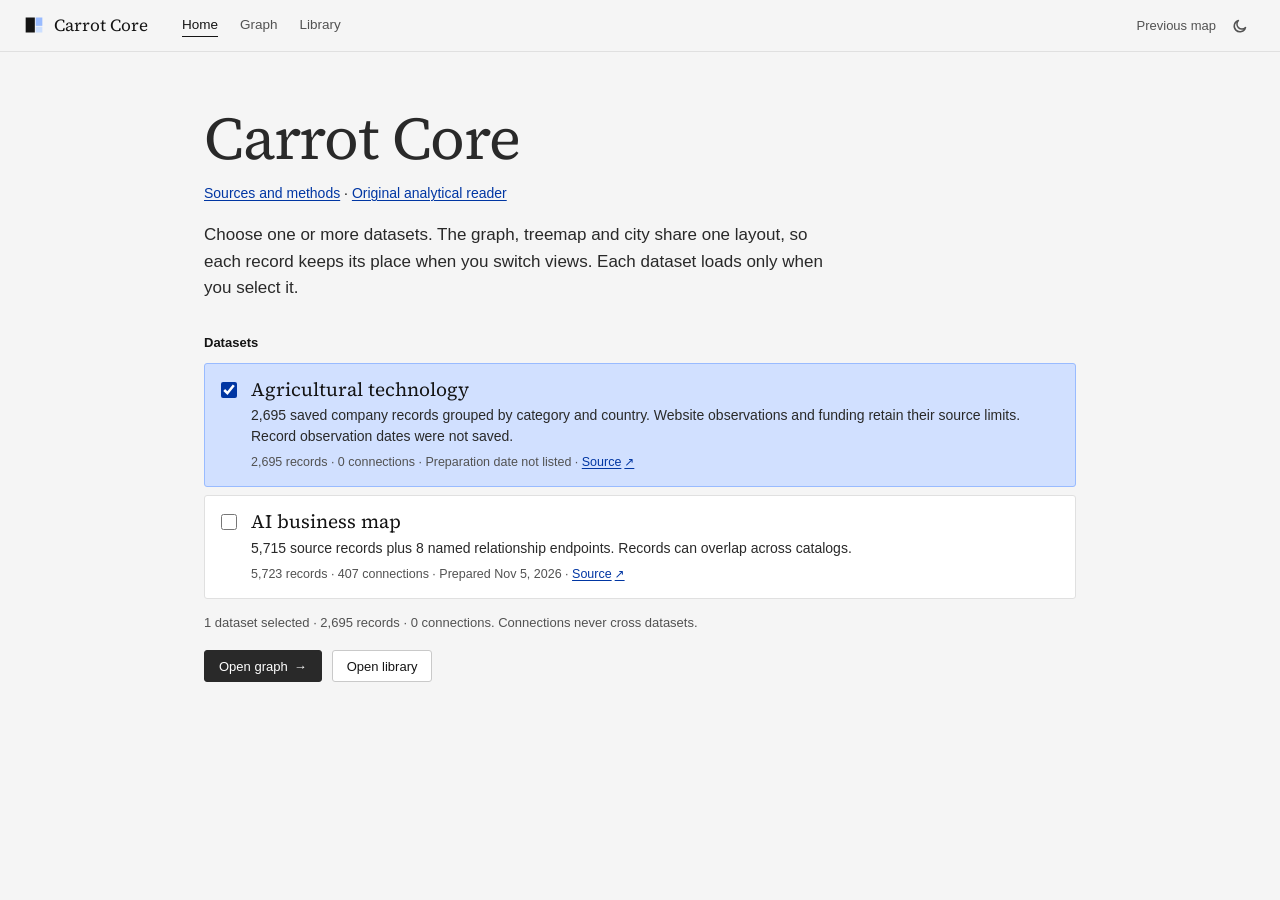
<file: index.html>
<!doctype html>
<html lang="en" data-theme="light">
<head>
  <meta charset="utf-8">
  <meta name="viewport" content="width=device-width, initial-scale=1, viewport-fit=cover">
  <meta name="color-scheme" content="light dark">
  <title>Carrot Core</title>

  <script>(function(){try{var t=localStorage.getItem('explorer-theme');if(t!=='light'&&t!=='dark')t=window.matchMedia&&matchMedia('(prefers-color-scheme: dark)').matches?'dark':'light';document.documentElement.setAttribute('data-theme',t)}catch(e){}})();</script>
  <link rel="stylesheet" href="explorer-assets/explorer.css">
  <script id="explorer-config" type="application/json">{"title":"Carrot Core","manifestUrl":"explorer-data/manifest.json","defaultDatasets":["agtech"],"legacyUrl":"analytical.html","assetBase":"explorer-assets/","fontUrl":"explorer-assets/vendor/source-serif-4-latin.woff2"}</script>
  <script defer src="explorer-assets/explorer.js"></script>
<script>window.EXPLORER_CONFIG=JSON.parse(document.getElementById("explorer-config").textContent);</script></head>
<body data-view="home">
  <a class="skip-link" href="#main">Skip to content</a>
  <header class="topnav">
    <a class="brand" href="#/" data-nav="home">
      <svg class="brand-mark" viewBox="0 0 24 24" aria-hidden="true"><rect x="2" y="3" width="11" height="18" fill="currentColor"/><rect x="14" y="3" width="8" height="10" class="mark-a"/><rect x="14" y="14" width="8" height="7" class="mark-b"/></svg>
      <span id="brand-title" class="brand-title">Carrot Core</span>
    </a>
    <nav class="navlinks" aria-label="Primary">
      <a href="#/" data-nav="home">Home</a>
      <a href="#/graph" data-nav="graph">Graph</a>
      <a href="#/library" data-nav="library">Library</a>
    </nav>
    <div class="topnav-end">
      <a id="legacy-link" class="navlink-quiet" href="#" hidden>Previous map</a>
      <button id="theme-toggle" class="icon-button" type="button" aria-label="Switch to dark theme" title="Light or dark">
        <svg class="icon-moon" viewBox="0 0 16 16" aria-hidden="true"><path d="M13.5 9.6A5.75 5.75 0 1 1 6.4 2.5a4.6 4.6 0 0 0 7.1 7.1z"/></svg>
        <svg class="icon-sun" viewBox="0 0 16 16" aria-hidden="true"><circle cx="8" cy="8" r="3"/><path d="M8 1v1.6M8 13.4V15M1 8h1.6M13.4 8H15M3 3l1.1 1.1M11.9 11.9 13 13M3 13l1.1-1.1M11.9 4.1 13 3"/></svg>
      </button>
    </div>
  </header>

  <main id="main">
    <section id="view-home" class="view view-home" aria-labelledby="home-title">
      <div class="container">
        <h1 id="home-title" class="display">Carrot Core</h1>
        <p><a href="methods.html">Sources and methods</a> · <a href="analytical.html">Original analytical reader</a></p><p class="lede">Choose one or more datasets. The graph, treemap and city share one layout, so each record keeps its place when you switch views. Each dataset loads only when you select it.</p>
        <p id="home-status" class="status" role="status" hidden></p>
        <fieldset class="dataset-picker">
          <legend>Datasets</legend>
          <div id="dataset-list" class="dataset-list"><p class="muted">Loading the dataset list…</p></div>
        </fieldset>
        <p id="home-summary" class="meta" aria-live="polite"></p>
        <div class="actions">
          <button id="home-open-graph" class="button button-primary" type="button" disabled>Open graph <span class="arrow" aria-hidden="true"></span></button>
          <button id="home-open-library" class="button" type="button" disabled>Open library</button>
        </div>
      </div>
    </section>

    <section id="view-graph" class="view view-graph" aria-labelledby="graph-title" hidden>
      <header class="graph-head">
        <div class="title-row">
          <h1 id="graph-title" class="display display-sm">Graph</h1>
          <details class="help">
            <summary aria-label="How to read this view">?</summary>
            <div class="help-panel">
              <p>Each cell is one record, and every record gets the same area. A larger block holds more records; size does not measure value. Blocks follow each dataset's groups and subgroups.</p>
              <p>Lines are connections recorded in the source data. Solid lines are observed; dashed lines are inferred comparisons. Connections never join two datasets.</p>
              <p>Drag to pan, scroll or pinch to zoom, and click a record to select it. Click a group title to zoom to it. In the city, drag to orbit and right-drag or Shift-drag to pan.</p>
              <p>Keys: arrows move between records, Shift and an arrow pans or orbits, Enter opens the record in the library, Escape clears the selection, / searches, and 1, 2 and 3 switch views.</p>
            </div>
          </details>
          <p id="graph-counts" class="meta counts" aria-live="polite"></p>
        </div>
        <div class="toolbar">
          <div class="segmented" role="group" aria-label="View">
            <button type="button" data-mode="graph" aria-pressed="false">Graph</button>
            <button type="button" data-mode="treemap" aria-pressed="true">Treemap</button>
            <button type="button" data-mode="city" aria-pressed="false">City</button>
          </div>
          <form class="search" role="search">
            <svg viewBox="0 0 24 24" aria-hidden="true"><circle cx="11" cy="11" r="7"/><path d="m20 20-4-4"/></svg>
            <input id="graph-search" type="search" placeholder="Search names, topics, authors, references" aria-label="Search records" autocomplete="off" spellcheck="false" role="combobox" aria-autocomplete="list" aria-expanded="false" aria-controls="search-results">
            <kbd aria-hidden="true">/</kbd>
            <div id="search-results" class="search-results" role="listbox" aria-label="Matching records" hidden></div>
          </form>
          <div class="filters-wrap">
            <button id="filters-open" class="button" type="button" aria-haspopup="dialog" aria-expanded="false" aria-controls="filters">Filters<span id="filters-badge"></span></button>
            <div id="filters" class="popover" role="dialog" aria-labelledby="filters-title" hidden>
              <div class="popover-head">
                <h2 id="filters-title">Filters and display</h2>
                <button id="filters-close" class="icon-button" type="button" aria-label="Close filters">×</button>
              </div>
              <div class="popover-body">
                <fieldset><legend>Colour</legend>
                  <label class="check"><input type="radio" name="colorBy" value="kind" checked><span>Record kind</span></label>
                  <label class="check"><input type="radio" name="colorBy" value="dataset"><span>Dataset</span></label>
                </fieldset>
                <fieldset><legend>City height</legend>
                  <label class="check"><input type="radio" name="height" value="connections" checked><span>Connections per record</span></label>
                  <label class="check"><input type="radio" name="height" value="flat"><span>Flat</span></label>
                </fieldset>
                <fieldset><legend>Connection evidence</legend><div id="filter-evidence" class="check-list"></div></fieldset>
                <fieldset><legend>Connection types</legend><div id="filter-types" class="check-list scroll"></div></fieldset>
                <fieldset><legend>Record kinds</legend><div id="filter-kinds" class="check-list scroll"></div></fieldset>
              </div>
              <div class="popover-foot"><button id="filters-reset" class="button" type="button">Reset</button></div>
            </div>
          </div>
          <div id="dataset-chips" class="chips" role="group" aria-label="Datasets shown" hidden></div>
        </div>
        <p id="graph-warning" class="warning" hidden></p>
        <nav class="trail" aria-label="Zoom level"><ol id="trail"></ol></nav>
      </header>
      <div id="graph-shell" class="graph-shell">
        <div id="stage" class="stage">
          <canvas id="canvas-2d" tabindex="0" aria-label="Record map. Arrow keys move between records, Enter opens the selected record, Escape clears the selection." aria-describedby="live"></canvas>
          <canvas id="canvas-3d" tabindex="0" aria-label="3D city of records. Arrow keys move between records, Shift and an arrow orbits, plus and minus zoom." hidden></canvas>
          <div id="city-labels" class="city-labels" aria-hidden="true" hidden></div>
          <div id="hover" class="hover" aria-hidden="true" hidden></div>
          <div id="stage-message" class="stage-message" role="status" hidden></div>
          <details id="legend" class="legend" open>
            <summary>Legend</summary>
            <div id="legend-body" class="legend-body"></div>
          </details>
          <div class="zoom" role="group" aria-label="Zoom">
            <button id="zoom-out" type="button" aria-label="Zoom out">−</button>
            <button id="zoom-fit" type="button">Fit</button>
            <button id="zoom-in" type="button" aria-label="Zoom in">+</button>
          </div>
        </div>
        <aside id="inspector" class="inspector" aria-label="Selected record" hidden>
          <div id="inspector-body" class="record"></div>
        </aside>
      </div>
    </section>

    <section id="view-library" class="view view-library" aria-labelledby="library-title" hidden>
      <header class="library-head">
        <h1 id="library-title" class="display display-sm">Library</h1>
        <div class="toolbar">
          <form class="search search-wide" role="search">
            <svg viewBox="0 0 24 24" aria-hidden="true"><circle cx="11" cy="11" r="7"/><path d="m20 20-4-4"/></svg>
            <input id="library-search" type="search" placeholder="Search names, topics, authors, references" aria-label="Search the library" autocomplete="off" spellcheck="false">
          </form>
          <label class="select"><span class="visually-hidden">Dataset</span><select id="library-dataset"></select></label>
          <label class="select"><span class="visually-hidden">Kind</span><select id="library-kind"></select></label>
          <label class="select"><span class="select-label">Sort</span><select id="library-sort">
            <option value="map">Map order</option>
            <option value="name">Name</option>
            <option value="connections">Most connections</option>
            <option value="date">Newest date</option>
          </select></label>
          <button id="library-clear" class="button button-quiet" type="button" hidden>Clear search and filters</button>
        </div>
        <p id="library-counts" class="meta" aria-live="polite"></p>
      </header>
      <div class="library-shell">
        <div class="library-list-wrap">
          <div id="library-list" class="library-list" role="listbox" tabindex="0" aria-label="Records"><div id="library-spacer" class="library-spacer"></div></div>
          <div id="library-empty" class="library-empty" hidden><p id="library-empty-text"></p></div>
        </div>
        <section id="library-detail" class="library-detail record" aria-label="Record details"></section>
      </div>
    </section>
    <p id="live" class="visually-hidden" aria-live="polite"></p>
  </main>
  <noscript><p class="noscript">This explorer needs JavaScript.</p></noscript>
</body>
</html>
</file>
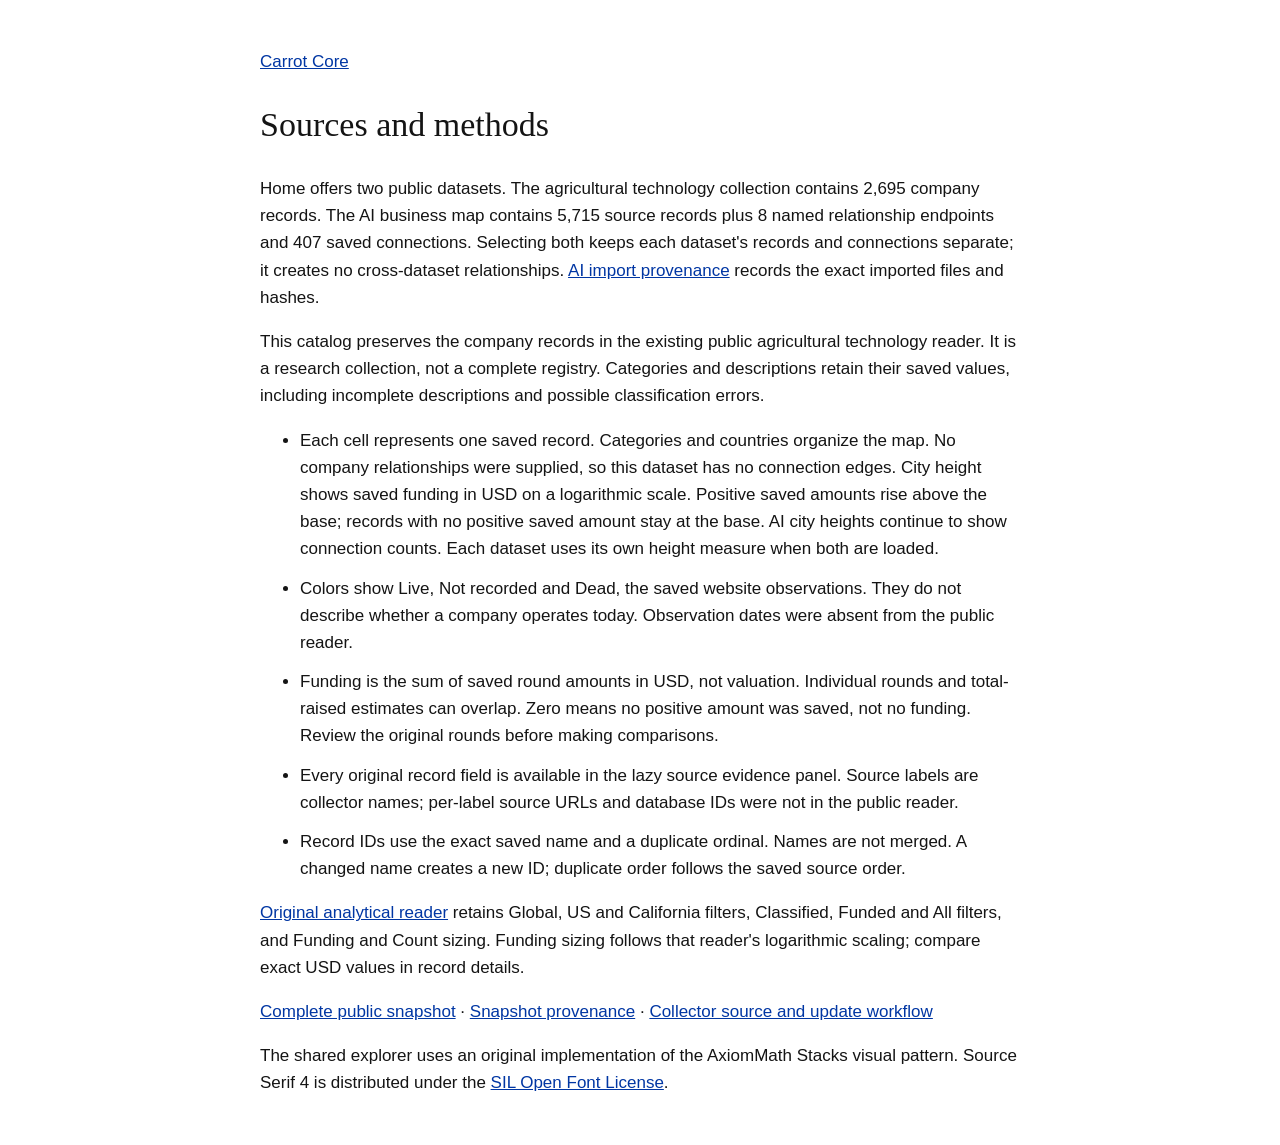
<file: methods.html>
<!doctype html><html lang="en"><meta charset="utf-8"><meta name="viewport" content="width=device-width,initial-scale=1"><title>Sources and methods · Carrot Core</title><style>body{max-width:760px;margin:48px auto;padding:0 20px;font:17px/1.6 Arial,sans-serif;color:#141414}a{color:#0036a3}h1{font-family:Georgia,serif;font-weight:400}li{margin-bottom:12px}</style><body><a href="index.html">Carrot Core</a><h1>Sources and methods</h1><p>Home offers two public datasets. The agricultural technology collection contains 2,695 company records. The AI business map contains 5,715 source records plus 8 named relationship endpoints and 407 saved connections. Selecting both keeps each dataset's records and connections separate; it creates no cross-dataset relationships. <a href="data/ai-import-receipt.json">AI import provenance</a> records the exact imported files and hashes.</p><p>This catalog preserves the company records in the existing public agricultural technology reader. It is a research collection, not a complete registry. Categories and descriptions retain their saved values, including incomplete descriptions and possible classification errors.</p><ul><li>Each cell represents one saved record. Categories and countries organize the map. No company relationships were supplied, so this dataset has no connection edges. City height shows saved funding in USD on a logarithmic scale. Positive saved amounts rise above the base; records with no positive saved amount stay at the base. AI city heights continue to show connection counts. Each dataset uses its own height measure when both are loaded.</li><li>Colors show Live, Not recorded and Dead, the saved website observations. They do not describe whether a company operates today. Observation dates were absent from the public reader.</li><li>Funding is the sum of saved round amounts in USD, not valuation. Individual rounds and total-raised estimates can overlap. Zero means no positive amount was saved, not no funding. Review the original rounds before making comparisons.</li><li>Every original record field is available in the lazy source evidence panel. Source labels are collector names; per-label source URLs and database IDs were not in the public reader.</li><li>Record IDs use the exact saved name and a duplicate ordinal. Names are not merged. A changed name creates a new ID; duplicate order follows the saved source order.</li></ul><p><a href="analytical.html">Original analytical reader</a> retains Global, US and California filters, Classified, Funded and All filters, and Funding and Count sizing. Funding sizing follows that reader's logarithmic scaling; compare exact USD values in record details.</p><p><a href="data/public-dashboard.json">Complete public snapshot</a> · <a href="data/public-provenance.json">Snapshot provenance</a> · <a href="https://github.com/tienonic/agtechvisual">Collector source and update workflow</a></p><p>The shared explorer uses an original implementation of the AxiomMath Stacks visual pattern. Source Serif 4 is distributed under the <a href="explorer-assets/vendor/OFL.txt">SIL Open Font License</a>.</p></body></html>
</file>
<file: explorer-assets/explorer.css>
/* Research explorer styles, v1. Original stylesheet. Fonts: Source Serif 4 (SIL OFL)
   when installed or supplied through config.fontUrl, then Georgia; Helvetica Neue,
   then Arial for interface text. */

:root {
  --bg: #F5F5F5;
  --surface: #FFFFFF;
  --surface-2: #FAFAFA;
  --ink: #141414;
  --ink-2: #292929;
  --muted: #525252;
  --line: #E0E0E0;
  --line-2: #C9C9C9;
  --line-strong: #8C8C8C;
  --select: #99BBFF;
  --select-strong: #99BBFF;
  --accent: #0036A3;
  --warn: #9A3B10;
  --warn-bg: #FBEEE6;
  --edge-observed: #2F55A4;
  --edge-inferred: #C0601A;
  --edge-unstated: #8A8A8A;
  --mark-a: #99BBFF;
  --mark-b: #CCDFFF;
  --shadow: 0 10px 28px rgb(20 20 20 / 10%);
  --shadow-sheet: 0 -12px 32px rgb(20 20 20 / 14%);
  --serif: "Source Serif 4", "Source Serif Pro", "Source Serif", Georgia, "Times New Roman", serif;
  --sans: "Helvetica Neue", Helvetica, Arial, system-ui, sans-serif;
  --mono: ui-monospace, SFMono-Regular, Menlo, Consolas, monospace;
  --radius: 3px;
  --control: 32px;
  --nav-h: 52px;
  --ease: cubic-bezier(.22, .8, .24, 1);
  --fast: 140ms;
  color-scheme: light;
}

[data-theme="dark"] {
  --bg: #141413;
  --surface: #1D1D1B;
  --surface-2: #222220;
  --ink: #ECEAE4;
  --ink-2: #F3F1EB;
  --muted: #A8A59D;
  --line: #31302D;
  --line-2: #464540;
  --line-strong: #6E6C66;
  --select: #1F2D4A;
  --select-strong: #4F72B8;
  --accent: #A3BEFF;
  --warn: #F2A57A;
  --warn-bg: #3A2418;
  --edge-observed: #8FB0F5;
  --edge-inferred: #F0A35E;
  --edge-unstated: #8F8C85;
  --mark-a: #5B7BC0;
  --mark-b: #3D5585;
  --shadow: 0 10px 28px rgb(0 0 0 / 40%);
  --shadow-sheet: 0 -12px 32px rgb(0 0 0 / 45%);
  color-scheme: dark;
}

*, *::before, *::after { box-sizing: border-box; }
html { -webkit-text-size-adjust: 100%; }
body {
  margin: 0;
  background: var(--bg);
  color: var(--ink);
  font: 400 14px/1.5 var(--sans);
  -webkit-font-smoothing: antialiased;
  text-rendering: optimizeLegibility;
}
[hidden] { display: none !important; }
a { color: var(--accent); text-underline-offset: 2px; }
button, input, select { font: inherit; color: inherit; }
code { font-family: var(--mono); font-size: .9em; overflow-wrap: anywhere; }
:focus-visible { outline: 2px solid var(--accent); outline-offset: 2px; }
.visually-hidden {
  position: absolute !important; width: 1px; height: 1px; margin: -1px; padding: 0;
  overflow: hidden; clip: rect(0 0 0 0); white-space: nowrap; border: 0;
}
.skip-link { position: absolute; left: -9999px; top: 8px; z-index: 100; padding: 8px 12px; background: var(--surface); border: 1px solid var(--line); }
.skip-link:focus { left: 12px; }
.muted { color: var(--muted); }
.small { font-size: 12.5px; }
.missing { color: var(--muted); font-style: italic; }
.prewrap { white-space: pre-wrap; overflow-wrap: anywhere; }
.meta { color: var(--muted); font-size: 13px; margin: 0; }

/* ---------- top navigation */
.topnav {
  position: sticky; top: 0; z-index: 40;
  display: flex; align-items: center; gap: 24px;
  height: var(--nav-h); padding: 0 24px;
  background: var(--bg); border-bottom: 1px solid var(--line);
}
.brand { display: inline-flex; align-items: center; gap: 10px; min-width: 0; color: var(--ink); text-decoration: none; }
.brand-mark { width: 20px; height: 20px; flex: none; }
.brand-mark .mark-a { fill: var(--mark-a); }
.brand-mark .mark-b { fill: var(--mark-b); }
.brand-title { font: 400 17px/1.2 var(--serif); white-space: nowrap; overflow: hidden; text-overflow: ellipsis; max-width: 32vw; }
.navlinks { display: flex; gap: 2px; }
.navlinks a {
  padding: 6px 10px; border-radius: var(--radius);
  color: var(--muted); font-size: 13.5px; text-decoration: none;
  transition: color var(--fast) var(--ease), background-color var(--fast) var(--ease);
}
.navlinks a[aria-current="page"] { color: var(--ink); text-decoration: underline; text-underline-offset: 7px; text-decoration-thickness: 1px; }
.topnav-end { margin-left: auto; display: flex; align-items: center; gap: 8px; }
.navlink-quiet { color: var(--muted); font-size: 13px; text-decoration: none; }
.icon-button {
  display: inline-flex; align-items: center; justify-content: center;
  width: var(--control); height: var(--control); padding: 0;
  border: 0; border-radius: var(--radius); background: transparent; color: var(--muted);
  font-size: 18px; line-height: 1; cursor: pointer;
  transition: background-color var(--fast) var(--ease), color var(--fast) var(--ease), transform var(--fast) var(--ease);
}
.icon-button:active { transform: scale(.96); }
.icon-button svg { width: 16px; height: 16px; fill: none; stroke: currentColor; stroke-width: 1.5; stroke-linecap: round; stroke-linejoin: round; }
.icon-sun { display: none; }
[data-theme="dark"] .icon-sun { display: block; }
[data-theme="dark"] .icon-moon { display: none; }

/* ---------- buttons and controls */
.button {
  display: inline-flex; align-items: center; justify-content: center; gap: 6px;
  height: var(--control); padding: 0 14px;
  border: 1px solid var(--line-2); border-radius: var(--radius);
  background: var(--surface); color: var(--ink);
  font-size: 13px; line-height: 1; white-space: nowrap; text-decoration: none; cursor: pointer;
  transition: background-color var(--fast) var(--ease), border-color var(--fast) var(--ease), color var(--fast) var(--ease), transform var(--fast) var(--ease);
}
.button:active:not(:disabled) { transform: scale(.97); }
.button:disabled { opacity: .45; cursor: default; }
.button-primary { background: var(--ink-2); border-color: var(--ink-2); color: var(--surface); }
.button-quiet { border-color: transparent; background: transparent; color: var(--muted); }
.button.small { height: 28px; padding: 0 10px; font-size: 12.5px; }
.arrow::after { content: "\2192"; display: inline-block; transition: transform var(--fast) var(--ease); }
.arrow-out::after { content: "\2197"; margin-left: 3px; font-size: .95em; }
.arrow-back::before { content: "\2190"; }

@media (hover: hover) and (pointer: fine) {
  .navlinks a:hover { color: var(--ink); background: var(--surface); }
  .icon-button:hover { background: var(--select); color: var(--accent); }
  .button:hover:not(:disabled) { border-color: var(--select-strong); background: var(--select); color: var(--accent); }
  .button-primary:hover:not(:disabled) { background: var(--ink); border-color: var(--ink); color: var(--surface); }
  .button-quiet:hover:not(:disabled) { border-color: transparent; }
  .button:hover .arrow::after { transform: translateX(3px); }
  .link-button:hover { text-decoration: underline; }
  .lib-row:hover { background: var(--surface-2); }
  .chip:hover:not([aria-disabled="true"]) { border-color: var(--select-strong); }
  .dataset:hover { border-color: var(--line-2); }
  .sr-item:hover { background: var(--surface-2); }
}

.segmented { display: inline-flex; border: 1px solid var(--line-2); border-radius: var(--radius); background: var(--surface); overflow: hidden; }
.segmented button {
  height: calc(var(--control) - 2px); padding: 0 14px; border: 0; border-right: 1px solid var(--line);
  background: transparent; color: var(--muted); font-size: 13px; cursor: pointer;
  transition: background-color var(--fast) var(--ease), color var(--fast) var(--ease);
}
.segmented button:last-child { border-right: 0; }
.segmented button[aria-pressed="true"] { background: var(--select); color: var(--accent); }
.segmented button:focus-visible { outline-offset: -2px; }

.search { position: relative; flex: 1 1 280px; max-width: 460px; margin: 0; }
.search > svg { position: absolute; left: 10px; top: 50%; width: 15px; height: 15px; transform: translateY(-50%); fill: none; stroke: var(--muted); stroke-width: 2; pointer-events: none; }
.search input {
  width: 100%; height: var(--control); padding: 0 30px 0 32px;
  border: 1px solid var(--line-2); border-radius: var(--radius); background: var(--surface);
  font-size: 13.5px;
  transition: border-color var(--fast) var(--ease), box-shadow var(--fast) var(--ease);
}
.search input::placeholder { color: var(--muted); opacity: .8; }
.search input:focus { outline: none; border-color: var(--accent); box-shadow: 0 0 0 3px color-mix(in srgb, var(--select-strong) 40%, transparent); }
.search kbd {
  position: absolute; right: 8px; top: 50%; transform: translateY(-50%);
  padding: 0 5px; border: 1px solid var(--line); border-radius: 2px;
  color: var(--muted); font: 11px/16px var(--mono); pointer-events: none;
}
.search input:focus ~ kbd, .search input:not(:placeholder-shown) ~ kbd { display: none; }
.search-wide { max-width: 520px; }
.search-results {
  position: absolute; z-index: 30; top: calc(100% + 4px); left: 0; right: 0;
  max-height: min(380px, 60vh); overflow: auto;
  background: var(--surface); border: 1px solid var(--line); border-radius: var(--radius); box-shadow: var(--shadow);
  transform-origin: top center; animation: pop-in 150ms var(--ease);
}
.sr-item { display: grid; gap: 1px; padding: 8px 12px; border-bottom: 1px solid var(--line); cursor: pointer; }
.sr-item[aria-selected="true"] { background: var(--select); }
.sr-title { font-size: 13.5px; overflow: hidden; text-overflow: ellipsis; white-space: nowrap; }
.sr-meta { color: var(--muted); font-size: 12px; overflow: hidden; text-overflow: ellipsis; white-space: nowrap; }
.sr-empty { margin: 0; padding: 12px; color: var(--muted); }
.sr-more { display: block; width: 100%; padding: 9px 12px; border: 0; background: transparent; color: var(--accent); font-size: 12.5px; text-align: left; cursor: pointer; }

.select { display: inline-flex; align-items: center; gap: 6px; }
.select-label { color: var(--muted); font-size: 12.5px; }
.select select {
  height: var(--control); max-width: 220px; padding: 0 28px 0 10px;
  border: 1px solid var(--line-2); border-radius: var(--radius); background-color: var(--surface);
  font-size: 13px; cursor: pointer;
}

.chips { display: flex; flex-wrap: wrap; gap: 6px; }
.chip {
  height: 28px; padding: 0 10px; max-width: 260px; overflow: hidden; text-overflow: ellipsis; white-space: nowrap;
  border: 1px solid var(--line-2); border-radius: var(--radius); background: var(--surface);
  color: var(--muted); font-size: 12.5px; cursor: pointer;
  transition: background-color var(--fast) var(--ease), border-color var(--fast) var(--ease), color var(--fast) var(--ease);
}
.chip[aria-pressed="true"] { background: var(--select); border-color: var(--select-strong); color: var(--accent); }
.chip[aria-disabled="true"] { cursor: default; }

.tag { display: inline-block; padding: 1px 6px; border: 1px solid var(--line); border-radius: 2px; color: var(--muted); font-size: 11px; line-height: 16px; }
.tag-ok { border-color: var(--select-strong); color: var(--accent); }
.tag-error { border-color: var(--warn); color: var(--warn); }

.status { margin: 16px 0; padding: 10px 14px; border: 1px solid var(--line); border-radius: var(--radius); background: var(--surface); }
.status.is-error, .status.is-warn { border-color: var(--warn); background: var(--warn-bg); color: var(--warn); }
.warning { margin: 6px 0 0; color: var(--warn); font-size: 12.5px; }

.display { margin: 0; font: 300 clamp(36px, 5vw, 60px)/1.02 var(--serif); letter-spacing: -.02em; color: var(--ink); text-wrap: balance; }
[data-theme="light"] .display { color: var(--ink-2); }
.display-sm { font-size: 42px; font-weight: 400; line-height: 1.1; letter-spacing: -.01em; }

/* ---------- home */
.container { max-width: 920px; margin: 0 auto; padding: 56px 24px 72px; }
.lede { max-width: 640px; margin: 18px 0 0; color: var(--ink-2); font-size: 17px; line-height: 1.55; }
.dataset-picker { margin: 32px 0 14px; padding: 0; border: 0; }
.dataset-picker legend { margin-bottom: 10px; padding: 0; font-size: 13px; font-weight: 600; }
.dataset-list { display: grid; gap: 8px; }
.dataset {
  display: grid; grid-template-columns: 18px 1fr; gap: 12px; padding: 14px 16px;
  border: 1px solid var(--line); border-radius: var(--radius); background: var(--surface); cursor: pointer;
  transition: border-color var(--fast) var(--ease), background-color var(--fast) var(--ease);
}
.dataset.is-selected { border-color: var(--select-strong); background: color-mix(in srgb, var(--select) 45%, var(--surface)); }
.dataset input { width: 16px; height: 16px; margin: 4px 0 0; accent-color: var(--accent); cursor: pointer; }
.dataset-body { min-width: 0; }
.dataset-top { display: flex; flex-wrap: wrap; align-items: baseline; gap: 8px; }
.dataset-name { font: 400 19px/1.25 var(--serif); cursor: pointer; }
.dataset-desc { margin: 4px 0 0; color: var(--ink-2); font-size: 14px; }
.dataset-meta { margin: 6px 0 0; color: var(--muted); font-size: 12.5px; }
.dataset-error { margin: 6px 0 0; color: var(--warn); font-size: 13px; }
.actions { display: flex; flex-wrap: wrap; gap: 10px; margin-top: 18px; }
.empty { margin: 0; padding: 18px; border: 1px dashed var(--line-2); color: var(--muted); }

/* ---------- graph */
.view-graph, .view-library { display: flex; flex-direction: column; height: calc(100dvh - var(--nav-h)); min-height: 420px; }
.graph-head { padding: 14px 24px 8px; border-bottom: 1px solid var(--line); }
.title-row { display: flex; flex-wrap: wrap; align-items: baseline; gap: 6px 12px; margin-bottom: 10px; }
.counts { margin-left: auto; font-variant-numeric: tabular-nums; }
.toolbar { display: flex; flex-wrap: wrap; align-items: center; gap: 8px; }
.help { position: relative; align-self: center; }
.help summary {
  display: inline-flex; align-items: center; justify-content: center; width: 22px; height: 22px;
  border: 1px solid var(--line-2); border-radius: 50%; color: var(--muted); font-size: 12px; cursor: pointer; list-style: none;
}
.help summary::-webkit-details-marker { display: none; }
.help[open] summary { background: var(--select); color: var(--accent); border-color: var(--select-strong); }
.help-panel {
  position: absolute; z-index: 35; top: 30px; left: 0; width: min(440px, 86vw); padding: 12px 16px;
  background: var(--surface); border: 1px solid var(--line); border-radius: var(--radius); box-shadow: var(--shadow);
  font-size: 13px; transform-origin: top left; animation: pop-in 150ms var(--ease);
}
.help-panel p { margin: 0 0 8px; }
.help-panel p:last-child { margin: 0; }
.filters-wrap { position: relative; }
.popover {
  position: absolute; z-index: 36; top: calc(100% + 6px); left: 0; width: 320px; max-height: min(560px, 72vh);
  display: flex; flex-direction: column;
  background: var(--surface); border: 1px solid var(--line); border-radius: var(--radius); box-shadow: var(--shadow);
  transform-origin: top left; animation: pop-in 150ms var(--ease);
}
.popover-head { display: flex; align-items: center; justify-content: space-between; padding: 8px 8px 8px 14px; border-bottom: 1px solid var(--line); }
.popover-head h2 { margin: 0; font-size: 13.5px; font-weight: 600; }
.popover-body { padding: 4px 14px 10px; overflow: auto; }
.popover-body fieldset { margin: 10px 0 0; padding: 0; border: 0; }
.popover-body legend { margin-bottom: 4px; padding: 0; color: var(--muted); font-size: 12px; }
.popover-foot { padding: 8px 14px; border-top: 1px solid var(--line); }
.check { display: flex; align-items: center; gap: 8px; padding: 3px 0; font-size: 13px; cursor: pointer; }
.check input { margin: 0; accent-color: var(--accent); }
.check span:first-of-type { flex: 1; min-width: 0; overflow: hidden; text-overflow: ellipsis; white-space: nowrap; }
.check-list.scroll { max-height: 180px; overflow: auto; }
.trail ol { display: flex; flex-wrap: wrap; gap: 2px; margin: 8px 0 0; padding: 0; list-style: none; }
.trail li + li::before { content: "\203A"; margin: 0 4px; color: var(--muted); }
.crumb { padding: 2px 0; border: 0; background: none; color: var(--accent); font-size: 12.5px; cursor: pointer; }
.crumb[aria-current="true"] { color: var(--ink); cursor: default; }

.graph-shell { flex: 1; min-height: 0; display: grid; grid-template-columns: minmax(0, 1fr); }
.graph-shell.has-inspector { grid-template-columns: minmax(0, 1fr) minmax(320px, 390px); }
.stage { position: relative; min-width: 0; min-height: 0; overflow: hidden; background: var(--bg); }
.stage canvas { position: absolute; inset: 0; width: 100%; height: 100%; display: block; touch-action: none; cursor: grab; }
.stage canvas.is-dragging { cursor: grabbing; }
.stage canvas:focus-visible { outline-offset: -3px; }
.hover {
  position: absolute; top: 0; left: 0; z-index: 12; max-width: 300px; padding: 8px 10px;
  background: var(--surface); border: 1px solid var(--line); border-radius: var(--radius); box-shadow: var(--shadow);
  font-size: 12px; pointer-events: none;
}
.hover strong { display: block; font-size: 13px; font-weight: 600; }
.hover span { display: block; color: var(--muted); }
.stage-message {
  position: absolute; z-index: 14; top: 16px; left: 50%; transform: translateX(-50%);
  display: flex; align-items: center; gap: 12px; max-width: calc(100% - 32px); padding: 10px 14px;
  background: var(--surface); border: 1px solid var(--line); border-radius: var(--radius); box-shadow: var(--shadow);
}
.stage-message p { margin: 0; }
.stage-message.is-error { border-color: var(--warn); color: var(--warn); }
.legend {
  position: absolute; z-index: 10; left: 12px; bottom: 12px; max-width: min(300px, calc(100% - 140px)); max-height: 46%;
  overflow: auto; padding: 8px 12px 10px;
  background: color-mix(in srgb, var(--surface) 94%, transparent); border: 1px solid var(--line); border-radius: var(--radius);
  font-size: 12px;
}
.legend summary { cursor: pointer; font-weight: 600; color: var(--ink-2); }
.legend-body p { margin: 6px 0 0; color: var(--ink-2); }
.legend-body .legend-h { color: var(--muted); }
.legend-body .warn { color: var(--warn); }
.legend-swatches { margin: 4px 0 0; padding: 0; list-style: none; display: grid; gap: 2px; }
.legend-swatches li { display: flex; align-items: center; gap: 6px; min-width: 0; }
.sw { width: 10px; height: 10px; flex: none; border-radius: 2px; }
.legend-lines { display: flex; flex-wrap: wrap; gap: 4px 12px; }
.legend-lines span { display: inline-flex; align-items: center; gap: 6px; }
.ln { display: inline-block; width: 22px; border-top: 2px solid var(--edge-observed); }
.ln-inferred { border-top-style: dashed; border-top-color: var(--edge-inferred); }
.ln-unstated { border-top-style: dotted; border-top-color: var(--edge-unstated); }
.zoom { position: absolute; z-index: 10; right: 12px; bottom: 12px; display: inline-flex; border: 1px solid var(--line-2); border-radius: var(--radius); background: var(--surface); overflow: hidden; }
.zoom button { min-width: 34px; height: var(--control); padding: 0 10px; border: 0; border-right: 1px solid var(--line); background: transparent; font-size: 14px; cursor: pointer; transition: background-color var(--fast) var(--ease); }
.zoom button:last-child { border-right: 0; }
.zoom button:active { background: var(--select); }
.city-labels { position: absolute; inset: 0; z-index: 5; pointer-events: none; overflow: hidden; }
.city-label {
  position: absolute; top: 0; left: 0; padding: 1px 6px; max-width: 220px; overflow: hidden; text-overflow: ellipsis; white-space: nowrap;
  background: color-mix(in srgb, var(--surface) 86%, transparent); border: 1px solid var(--line); border-radius: 2px;
  color: var(--ink-2); font-size: 11.5px;
}

/* ---------- record details (graph inspector and library) */
.inspector { min-width: 0; overflow: auto; padding: 12px 20px 32px; background: var(--surface); border-left: 1px solid var(--line); overscroll-behavior: contain; }
.record-bar { display: flex; align-items: center; gap: 6px; margin: 0 -8px 2px; }
.record-bar .spacer { flex: 1; }
.record-empty { display: grid; place-items: center; min-height: 200px; color: var(--muted); text-align: center; }
.record-multi { display: flex; flex-wrap: wrap; align-items: center; gap: 6px; margin: 4px 0 8px; }
.record-title { margin: 2px 0 6px; font: 400 26px/1.15 var(--serif); letter-spacing: -.01em; overflow-wrap: anywhere; }
.record-meta { margin: 0; color: var(--muted); font-size: 13px; }
.record-desc { margin: 12px 0 0; font-size: 14.5px; line-height: 1.6; overflow-wrap: anywhere; white-space: pre-line; }
.record-actions { display: flex; flex-wrap: wrap; gap: 8px; margin: 16px 0 4px; }
.facts { display: grid; grid-template-columns: minmax(84px, 120px) minmax(0, 1fr); gap: 6px 14px; margin: 14px 0 0; font-size: 13px; }
.facts dt { color: var(--muted); }
.facts dd { margin: 0; min-width: 0; overflow-wrap: anywhere; }
.facts.detail { grid-template-columns: minmax(70px, 110px) minmax(0, 1fr); }
.record-section { margin-top: 18px; padding-top: 14px; border-top: 1px solid var(--line); }
.record-section h3 { margin: 0 0 4px; font-size: 14px; font-weight: 600; }
.record-section > p { margin: 0 0 6px; }
.conn-group { margin-top: 6px; }
.conn-group summary { padding: 6px 0; cursor: pointer; font-size: 13px; font-weight: 600; }
.conn-group summary .muted { font-weight: 400; }
.conn-list { margin: 0 0 6px; padding: 0; list-style: none; }
.conn { padding: 8px 0 9px; border-bottom: 1px solid var(--line); }
.conn:last-child { border-bottom: 0; }
.conn-head { display: flex; align-items: baseline; justify-content: space-between; gap: 8px; }
.link-button { padding: 0; border: 0; background: none; color: var(--accent); font-size: 13.5px; text-align: left; cursor: pointer; overflow-wrap: anywhere; }
.badge { flex: none; padding: 0 6px; border: 1px solid var(--line); border-radius: 2px; font-size: 11px; line-height: 17px; }
.badge-observed { background: var(--select); border-color: var(--select-strong); color: var(--accent); }
.badge-inferred { border-color: var(--edge-inferred); color: var(--edge-inferred); border-style: dashed; }
.badge-unstated { color: var(--muted); border-style: dotted; }
.conn-basis { margin: 4px 0 0; color: var(--ink-2); font-size: 12.5px; overflow-wrap: anywhere; }
.conn-source { margin: 3px 0 0; font-size: 12px; }
.evidence { font-size: 13px; }
.detail-list { margin: 0; padding-left: 18px; }
.detail-list li { margin: 4px 0; }
.citation { margin: 6px 0; }
.citation blockquote { margin: 6px 0 0; padding-left: 10px; border-left: 2px solid var(--line-2); font: 400 14px/1.55 var(--serif); white-space: pre-line; }
.citation p { margin: 2px 0 0; }

/* ---------- library */
.library-head { padding: 18px 24px 10px; border-bottom: 1px solid var(--line); }
.library-head .display { margin-bottom: 12px; }
.library-head .meta { margin-top: 8px; }
.library-shell { flex: 1; min-height: 0; display: grid; grid-template-columns: minmax(300px, 44%) minmax(0, 1fr); }
.library-list-wrap { position: relative; min-height: 0; border-right: 1px solid var(--line); }
.library-list { height: 100%; overflow: auto; overscroll-behavior: contain; }
.library-list:focus-visible { outline-offset: -2px; }
.library-spacer { position: relative; width: 100%; }
.lib-row {
  position: absolute; top: 0; left: 0; right: 0; height: 60px;
  display: grid; grid-template-columns: minmax(0, 1fr) auto; grid-template-rows: auto auto; column-gap: 12px; align-content: center;
  padding: 0 20px; border-bottom: 1px solid var(--line); cursor: pointer;
}
.lib-row[aria-selected="true"] { background: var(--select); }
.lib-row.is-active { box-shadow: inset 3px 0 0 var(--accent); }
.lib-title { grid-column: 1; font-size: 14px; font-weight: 500; white-space: nowrap; overflow: hidden; text-overflow: ellipsis; }
.lib-meta { grid-column: 1; color: var(--muted); font-size: 12px; white-space: nowrap; overflow: hidden; text-overflow: ellipsis; }
.lib-count { grid-column: 2; grid-row: 1 / span 2; align-self: center; color: var(--muted); font-size: 12px; font-variant-numeric: tabular-nums; }
.library-empty { position: absolute; inset: 0; display: grid; place-items: center; padding: 24px; color: var(--muted); text-align: center; }
.library-detail { min-width: 0; overflow: auto; padding: 18px 28px 40px; background: var(--surface); overscroll-behavior: contain; }
.library-detail .record-bar .icon-button { display: none; }

.noscript { padding: 24px; }

@keyframes pop-in { from { opacity: 0; transform: scale(.97); } to { opacity: 1; transform: none; } }
@keyframes sheet-in { from { transform: translateY(16px); opacity: 0; } to { transform: none; opacity: 1; } }

/* ---------- phones and narrow windows */
@media (max-width: 760px) {
  :root { --nav-h: 48px; }
  .topnav { gap: 10px; padding: 0 10px; }
  .brand-title { max-width: 30vw; font-size: 15.5px; }
  .navlinks a { padding: 6px 7px; font-size: 13px; }
  .navlink-quiet { display: none; }
  .container { padding: 32px 16px 48px; }
  .lede { font-size: 16px; }
  .graph-head { padding: 10px 12px 6px; }
  .display-sm { font-size: 30px; }
  .title-row { margin-bottom: 8px; }
  .counts { flex-basis: 100%; margin-left: 0; }
  .toolbar { gap: 6px; }
  .segmented { flex: 1 1 100%; }
  .segmented button { flex: 1; }
  .search, .search-wide { flex: 1 1 100%; max-width: none; }
  .search kbd { display: none; }
  .search input, .select select { font-size: 16px; }
  .popover { position: fixed; top: auto; left: 8px; right: 8px; bottom: 8px; width: auto; max-height: 78dvh; transform-origin: bottom center; }
  .graph-shell.has-inspector { grid-template-columns: minmax(0, 1fr); }
  .inspector, .library-detail.has-record {
    position: fixed; z-index: 50; left: 0; right: 0; bottom: 0; max-height: 62dvh;
    border-left: 0; border-top: 1px solid var(--line); border-radius: 10px 10px 0 0; box-shadow: var(--shadow-sheet);
    padding-bottom: calc(24px + env(safe-area-inset-bottom));
    animation: sheet-in 200ms var(--ease);
  }
  .library-head { padding: 12px 12px 8px; }
  .library-shell { grid-template-columns: minmax(0, 1fr); }
  .library-list-wrap { border-right: 0; }
  .library-detail { display: none; }
  .library-detail.has-record { display: block; padding: 12px 18px 24px; }
  .library-detail .record-bar .icon-button { display: inline-flex; }
  .lib-row { padding: 0 14px; }
  .legend { max-width: calc(100% - 140px); }
  .record-title { font-size: 23px; }
}

@media (prefers-reduced-motion: reduce) {
  *, *::before, *::after { transition-duration: 1ms !important; }
  .search-results, .help-panel, .popover { animation: fade-in 120ms linear; }
  .inspector, .library-detail.has-record { animation: fade-in 120ms linear !important; }
  .button:active:not(:disabled), .icon-button:active { transform: none; }
}
@keyframes fade-in { from { opacity: 0; } to { opacity: 1; } }
</file>
